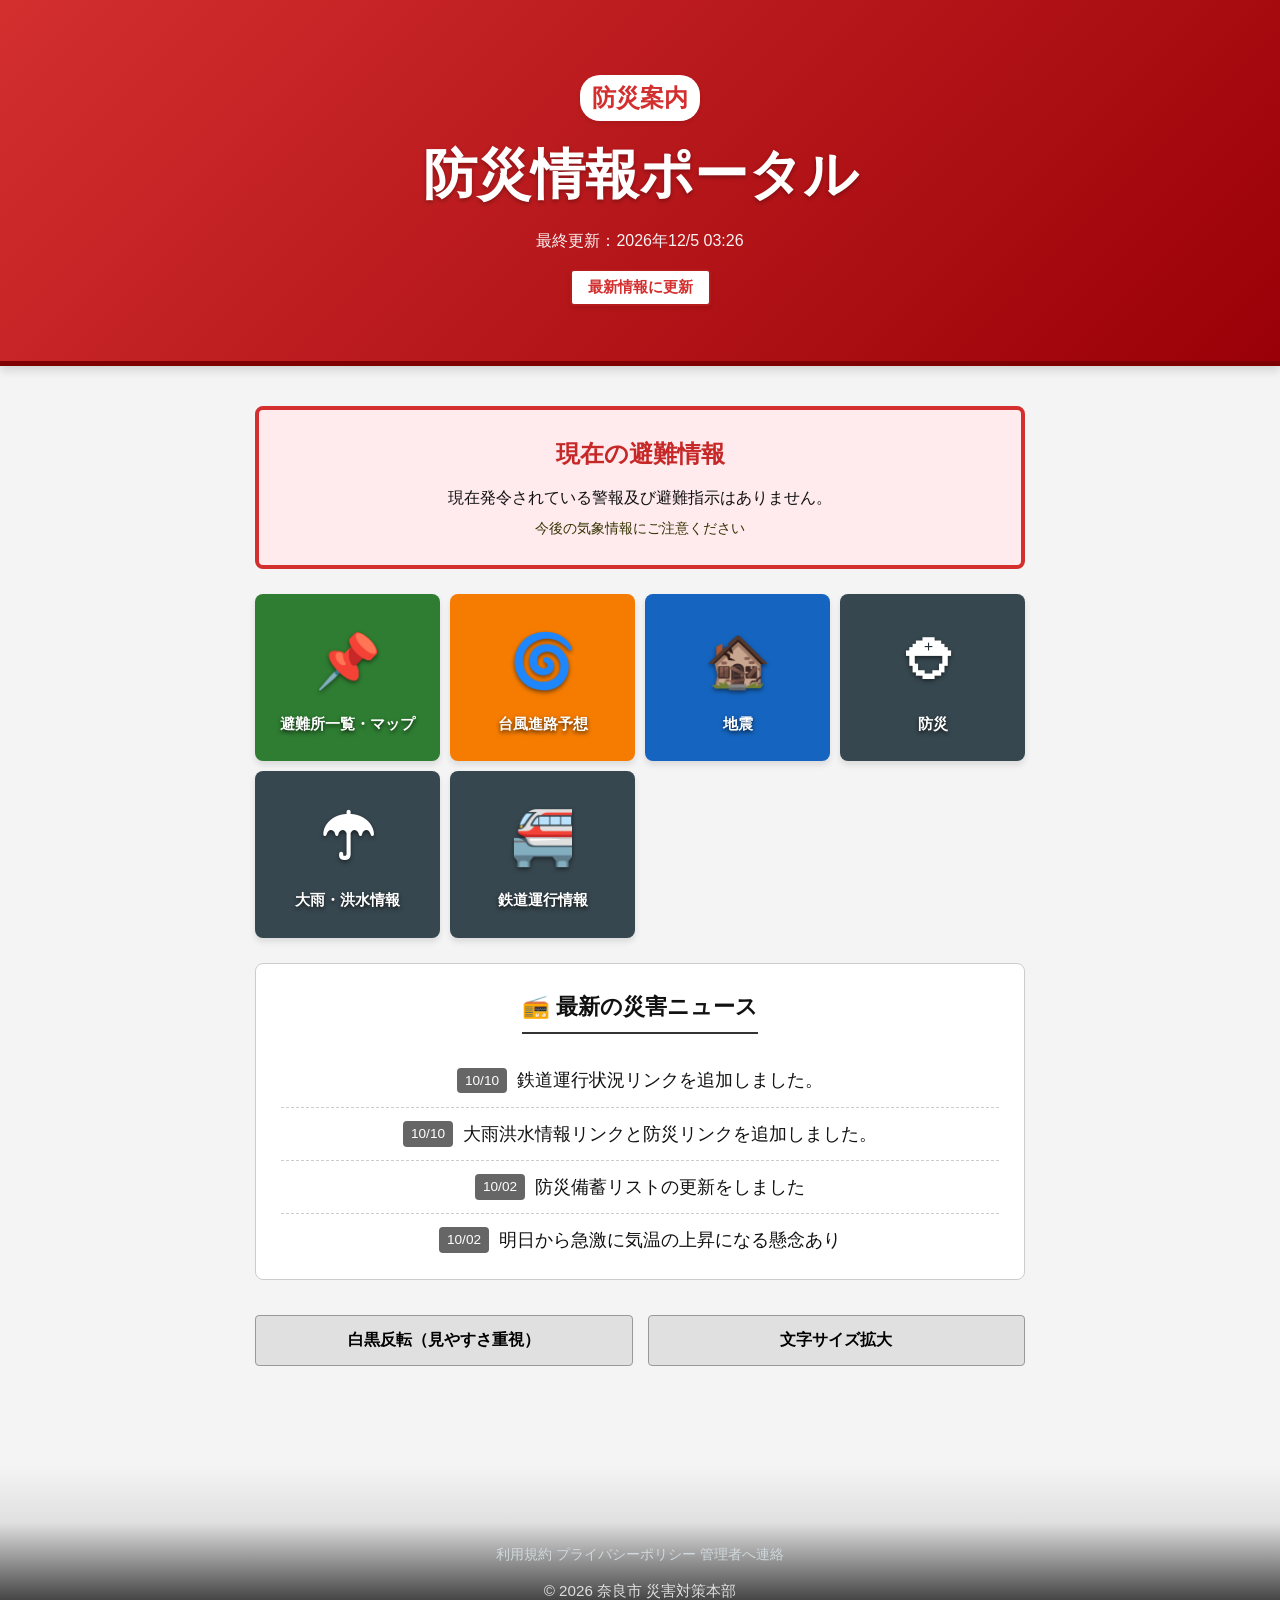
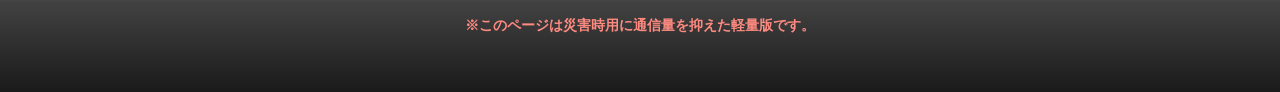
<file: index.html>
<!DOCTYPE html>
<html lang="ja">
<head>
    <meta charset="UTF-8">
    <meta name="viewport" content="width=device-width, initial-scale=1.0">
    <title>【緊急災害情報】ポータルサイト</title>
    <!-- 同一リポジトリ（フォルダ）内のCSSと確実に連携 -->
    <link rel="stylesheet" href="./style.css">
    <style>
        .emergency-header.normal-state{
            background: linear-gradient(135deg, #1565c0 0%, #0d47a1 100%);
            border-bottom: 5px solid #0a2472;
        }
.emergency-header.normal-state.header .header-badge{
    color: #1565c0;
}
.critical-alert.nomal-state{
    background-color: #e8f5e9;
    border:3px solid #2e7d32;
}
.critical-alert.nomal-state h2{
    color: #1b5e20;
}
</style>
</head>
<body>
    <!-- 通常バージョン-->
    <header class="emergency-header nomal-state">
        <div class="container header-content">
            <span class="header-badge">防災案内</span>

<h1 class="alert-title">防災情報ポータル</h1>
<p id="update-time" class="update-time">最終更新：2026年10月6日 18:00</p>
<div class="update-area">
    <button type="button" class="refresh-button" onclick="location.reload()">最新情報に更新</button>
</div>
</div>
</header>


 
    <main class="container">
        <!-- 最重要ニュースnomalver（赤枠） -->
        <section class="critical-alert" class="critical-alert nomal-state">
            <h2 id="alert-heading">現在の避難情報</h2>
            <p id="alert-text">現在発令されている警報及び避難指示はありません。</p>
        <p id="alert-subtext" style="margin-top: 6px; font-size: 0.9rem; color: #330;">
            今後の気象情報にご注意ください
            </p>
        </section>

        <!-- メインナビゲーション（ホバーアニメーション付きボタン） -->
        <section class="nav-grid fade-in">
            <a href="#evacuation.html" class="nav-card btn-evac" style="--bg-img: url('images/evac: .jpg;');">
                <span class="icon">📌</span>
                <span class="label">避難所一覧・マップ</span>
            </a>
            <a href="#lifeline.html" class="nav-card btn-life" style="--bg-img: url('images/lifeline: .jpg;');">
                <span class="icon">🌀</span>
                <span class="label">台風進路予想<br></span>
            </a>
            <a href="#contact.html" class="nav-card btn-contact" style="--bg-img: url('images/contact: jpg;')">
                <span class="icon">🏚️</span>
                <span class="label">地震</span>
            </a>
            <a href="#traffic.html" class="nav-card btn-traffic" style="--bg-img: url('images/traffic: .jpg;')">
                <span class="icon">⛑</span>
                <span class="label">防災</span>
            </a>
            <a href="traffic.html" class="nav-card btn-traffic" style="--bg-img: url('images/traffic:.jpg;')">
                <span class="icon">☂</span>
                <span class="label">大雨・洪水情報</span>
                </a>
            <!-- 鉄道運行状況ボタン -->
  <a href="train.html" class="nav-card btn-traffic" style="--bg-img: url('images/traffic:.jpg;')">
                <span class="icon">🚝</span>
                <span class="label">鉄道運行情報</span>
                </a>
        </section>

        <!-- ラジオ・ニュース配信センター寄せ） -->
        <section class="info-section fade-in">
            <h2>📻 最新の災害ニュース</h2>
            <ul class="news-list">
                <li><span class="time">10/10</span> 鉄道運行状況リンクを追加しました。</li>
                <li><span class="time">10/10</span> 大雨洪水情報リンクと防災リンクを追加しました。</li>
                <li><span class="time">10/02</span> 防災備蓄リストの更新をしました</li>
                <li><span class="time">10/02</span> 明日から急激に気温の上昇になる懸念あり</li>
                 <li><span class="time">10/01</span> 南海トラフに関する情報が更新されました。</li>
                 <li><span class="time">09/25</span> 防災訓練手順のリメイクを公開しました</li>
            </ul>
        </section>

        <!-- 軽量化・文字表示切り替え機能 -->
        <section class="accessibility-tools fade-in">
            <button id="toggle-contrast" class="tool-btn">白黒反転（見やすさ重視）</button>
            <button id="text-scale" class="tool-btn">文字サイズ拡大</button>
        </section>
    </main>

    <!-- 強化版：緊急フッター（シームレスグラデーション仕様） -->
    <footer class="emergency-footer">
        <div class="container footer-content">
            <div class="footer-links">
                <a href="#terms">利用規約</a> 
                <a href="#privacy">プライバシーポリシー</a> 
                <a href="#contact-admin">管理者へ連絡</a>
            </div>
            <p class="footer-copyright">&copy; 2026 奈良市 災害対策本部</p>
            <p class="footer-note">※このページは災害時用に通信量を抑えた軽量版です。</p>
        </div>
    </footer>

    <!-- 同一リポジトリ（フォルダ）内のJavaScriptと確実に連携 -->
    <script src="./script.js"></script>
</body>
<script>
  // 1. 日時を更新するメイン関数
  function updateToCurrentDate() {
    const now = new Date();
    const year = now.getFullYear();
    const month = now.getMonth() + 1;
    const date = now.getDate();
    const hours = String(now.getHours()).padStart(2, '0');
    const minutes = String(now.getMinutes()).padStart(2, '0');

    // IDが 'update-time' の要素を書き換え
    const target = document.getElementById('update-time');
    if (target) {
      target.textContent = `最終更新：${year}年${month}/${date} ${hours}:${minutes}`;
    }

    // 画面切り替え処理を実行
    checkWeatherData();
  }

  // 2. 状態に応じた画面切り替え関数（変数名を emergencyHeader に変更）
  function checkWeatherData() {
    const isWarning = false; // テスト用フラグ

    // 変数名を重複しない名称に変更
    const emergencyHeader = document.querySelector('.emergency-header');
    
    if (emergencyHeader) {
      if (isWarning) {
        emergencyHeader.classList.add('is-alert');
      } else {
        emergencyHeader.classList.remove('is-alert');
      }
    }
  }

  // 3. 初期実行 ＆ タイマー設定
  window.addEventListener('DOMContentLoaded', () => {
    updateToCurrentDate();

    // 5分（300,000ミリ秒）ごとに自動実行
    const CHECK_INTERVAL = 5 * 60 * 1000;
    setInterval(updateToCurrentDate, CHECK_INTERVAL);
  });
</script>

</html>
</file>
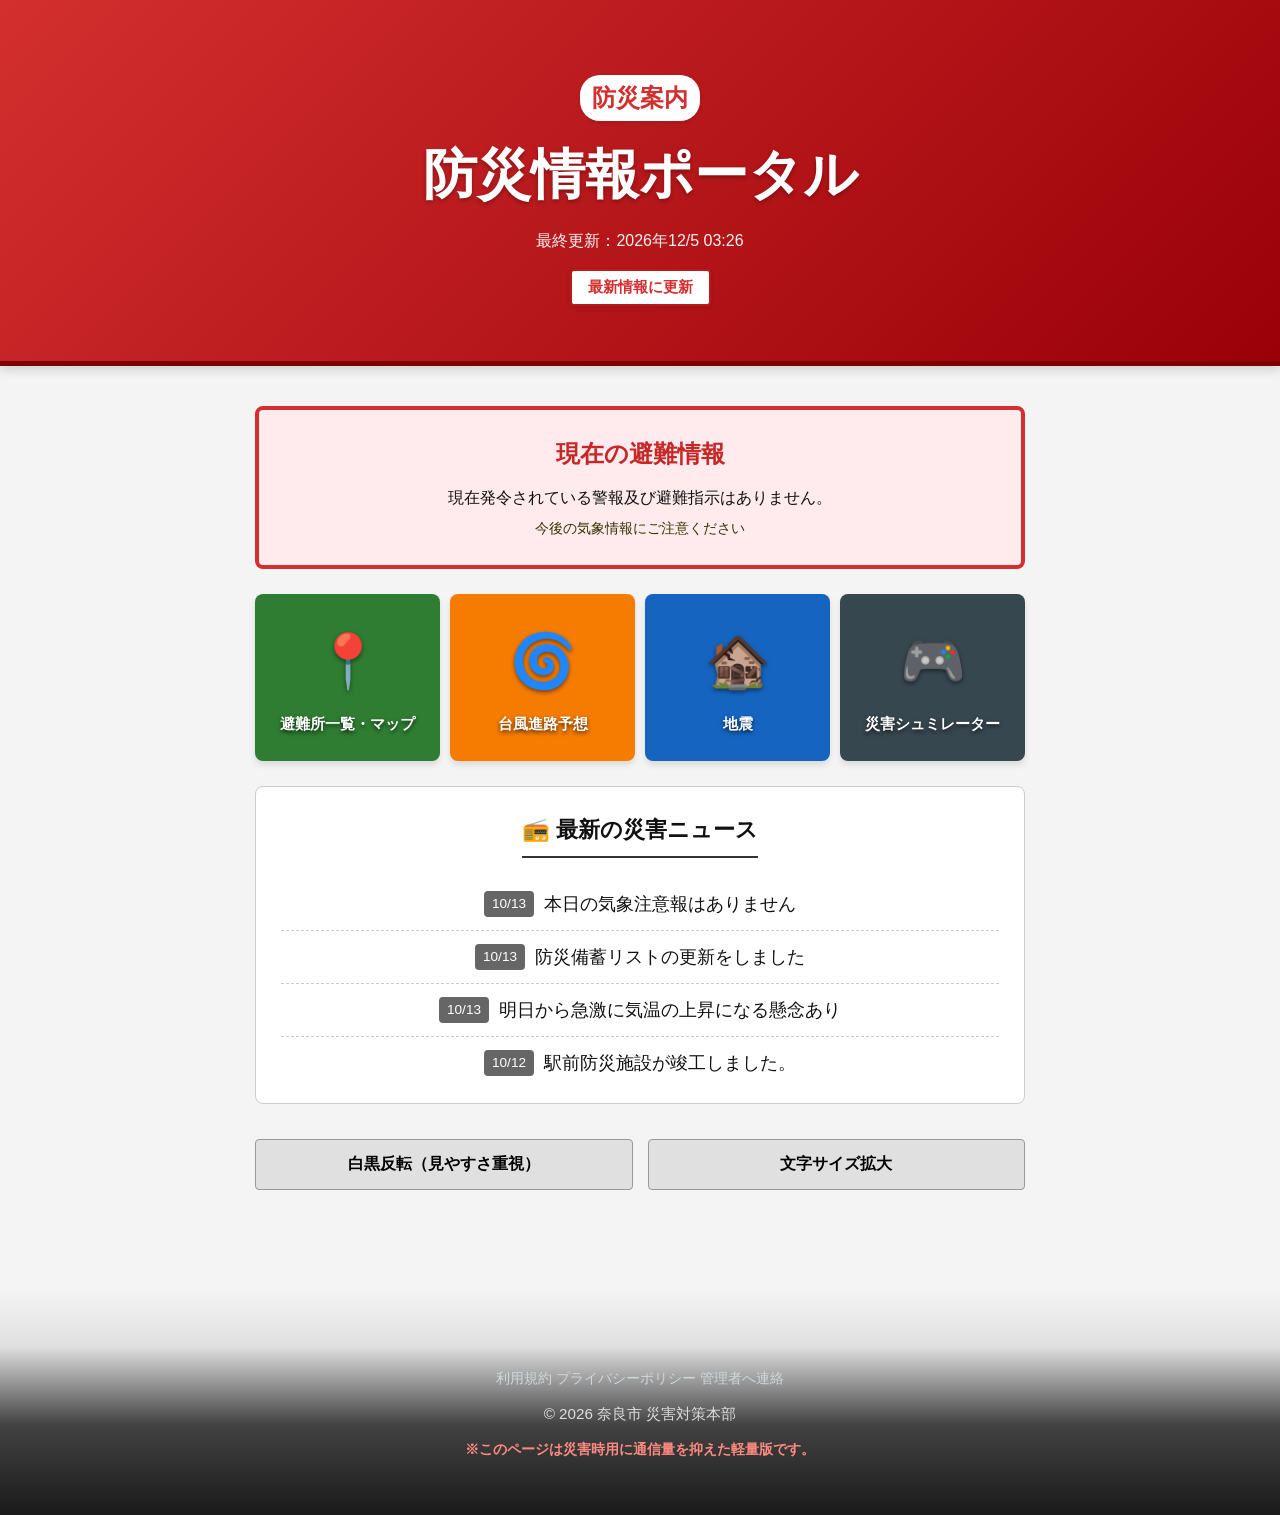
<file: saigi top/index.html>
<!DOCTYPE html>
<html lang="ja">
<head>
    <meta charset="UTF-8">
    <meta name="viewport" content="width=device-width, initial-scale=1.0">
    <title>【緊急災害情報】ポータルサイト</title>
    <!-- 同一リポジトリ（フォルダ）内のCSSと確実に連携 -->
    <link rel="stylesheet" href="./style.css">
    <style>
        .emergency-header.normal-state{
            background: linear-gradient(135deg, #1565c0 0%, #0d47a1 100%);
            border-bottom: 5px solid #0a2472;
        }
.emergency-header.normal-state.header .header-badge{
    color: #1565c0;
}
.critical-alert.nomal-state{
    background-color: #e8f5e9;
    border:3px solid #2e7d32;
}
.critical-alert.nomal-state h2{
    color: #1b5e20;
}
</style>
</head>
<body>
    <!-- 通常バージョン-->
    <header class="emergency-header nomal-state">
        <div class="container header-content">
            <span class="header-badge">防災案内</span>

<h1 class="alert-title">防災情報ポータル</h1>
<p id="update-time" class="update-time">最終更新：2026年10月6日 18:00</p>
<div class="update-area">
    <button type="button" class="refresh-button" onclick="location.reload()">最新情報に更新</button>
</div>
</div>
</header>


 
    <main class="container">
        <!-- 最重要ニュースnomalver（赤枠） -->
        <section class="critical-alert" class="critical-alert nomal-state">
            <h2 id="alert-heading">現在の避難情報</h2>
            <p id="alert-text">現在発令されている警報及び避難指示はありません。</p>
        <p id="alert-subtext" style="margin-top: 6px; font-size: 0.9rem; color: #330;">
            今後の気象情報にご注意ください
            </p>
        </section>

        <!-- メインナビゲーション（ホバーアニメーション付きボタン） -->
        <section class="nav-grid fade-in">
            <a href="#evacuation.html" class="nav-card btn-evac" style="--bg-img: url('images/evac: .jpg;');">
                <span class="icon">📍</span>
                <span class="label">避難所一覧・マップ</span>
            </a>
            <a href="#lifeline.html" class="nav-card btn-life" style="--bg-img: url('images/lifeline: .jpg;');">
                <span class="icon">🌀</span>
                <span class="label">台風進路予想<br></span>
            </a>
            <a href="#contact.html" class="nav-card btn-contact" style="--bg-img: url('https://www.silhouette-illust.com/wp-content/uploads/2017/05/building_earthquake_29882-600x600.jpg;')">
                <span class="icon">🏚️</span>
                <span class="label">地震</span>
            </a>
            <a href="#traffic.html" class="nav-card btn-traffic" style="--bg-img: url('images/traffic: .jpg;')">
                <span class="icon">🎮</span>
                <span class="label">災害シュミレーター</span>
            </a>
        </section>

        <!-- ラジオ・ニュース配信（センター寄せ） -->
        <section class="info-section fade-in">
            <h2>📻 最新の災害ニュース</h2>
            <ul class="news-list">
                <li><span class="time">10/13</span> 本日の気象注意報はありません</li>
                <li><span class="time">10/13</span> 防災備蓄リストの更新をしました</li>
                <li><span class="time">10/13</span> 明日から急激に気温の上昇になる懸念あり</li>
                 <li><span class="time">10/12</span> 駅前防災施設が竣工しました。</li>
                 <li><span class="time">10/05</span> 防災訓練手順のリメイクを公開しました</li>
            </ul>
        </section>

        <!-- 軽量化・文字表示切り替え機能 -->
        <section class="accessibility-tools fade-in">
            <button id="toggle-contrast" class="tool-btn">白黒反転（見やすさ重視）</button>
            <button id="text-scale" class="tool-btn">文字サイズ拡大</button>
        </section>
    </main>

    <!-- 強化版：緊急フッター（シームレスグラデーション仕様） -->
    <footer class="emergency-footer">
        <div class="container footer-content">
            <div class="footer-links">
                <a href="#terms">利用規約</a> 
                <a href="#privacy">プライバシーポリシー</a> 
                <a href="#contact-admin">管理者へ連絡</a>
            </div>
            <p class="footer-copyright">&copy; 2026 奈良市 災害対策本部</p>
            <p class="footer-note">※このページは災害時用に通信量を抑えた軽量版です。</p>
        </div>
    </footer>

    <!-- 同一リポジトリ（フォルダ）内のJavaScriptと確実に連携 -->
    <script src="./script.js"></script>
</body>
<script>
  function updateToCurrentDate() {
    const now = new Date();
    const year = now.getFullYear();
    const month = now.getMonth() + 1;
    const date = now.getDate();
    const hours = String(now.getHours()).padStart(2, '0');
    const minutes = String(now.getMinutes()).padStart(2, '0');

    document.getElementById('update-time').textContent = `最終更新：${year}年${month}/${date} ${hours}:${minutes}`;
  }

  // ★ ページ読み込み完了時にも自動で今日の日時に設定
  window.addEventListener('DOMContentLoaded', updateToCurrentDate);
</script>
</html>
</file>
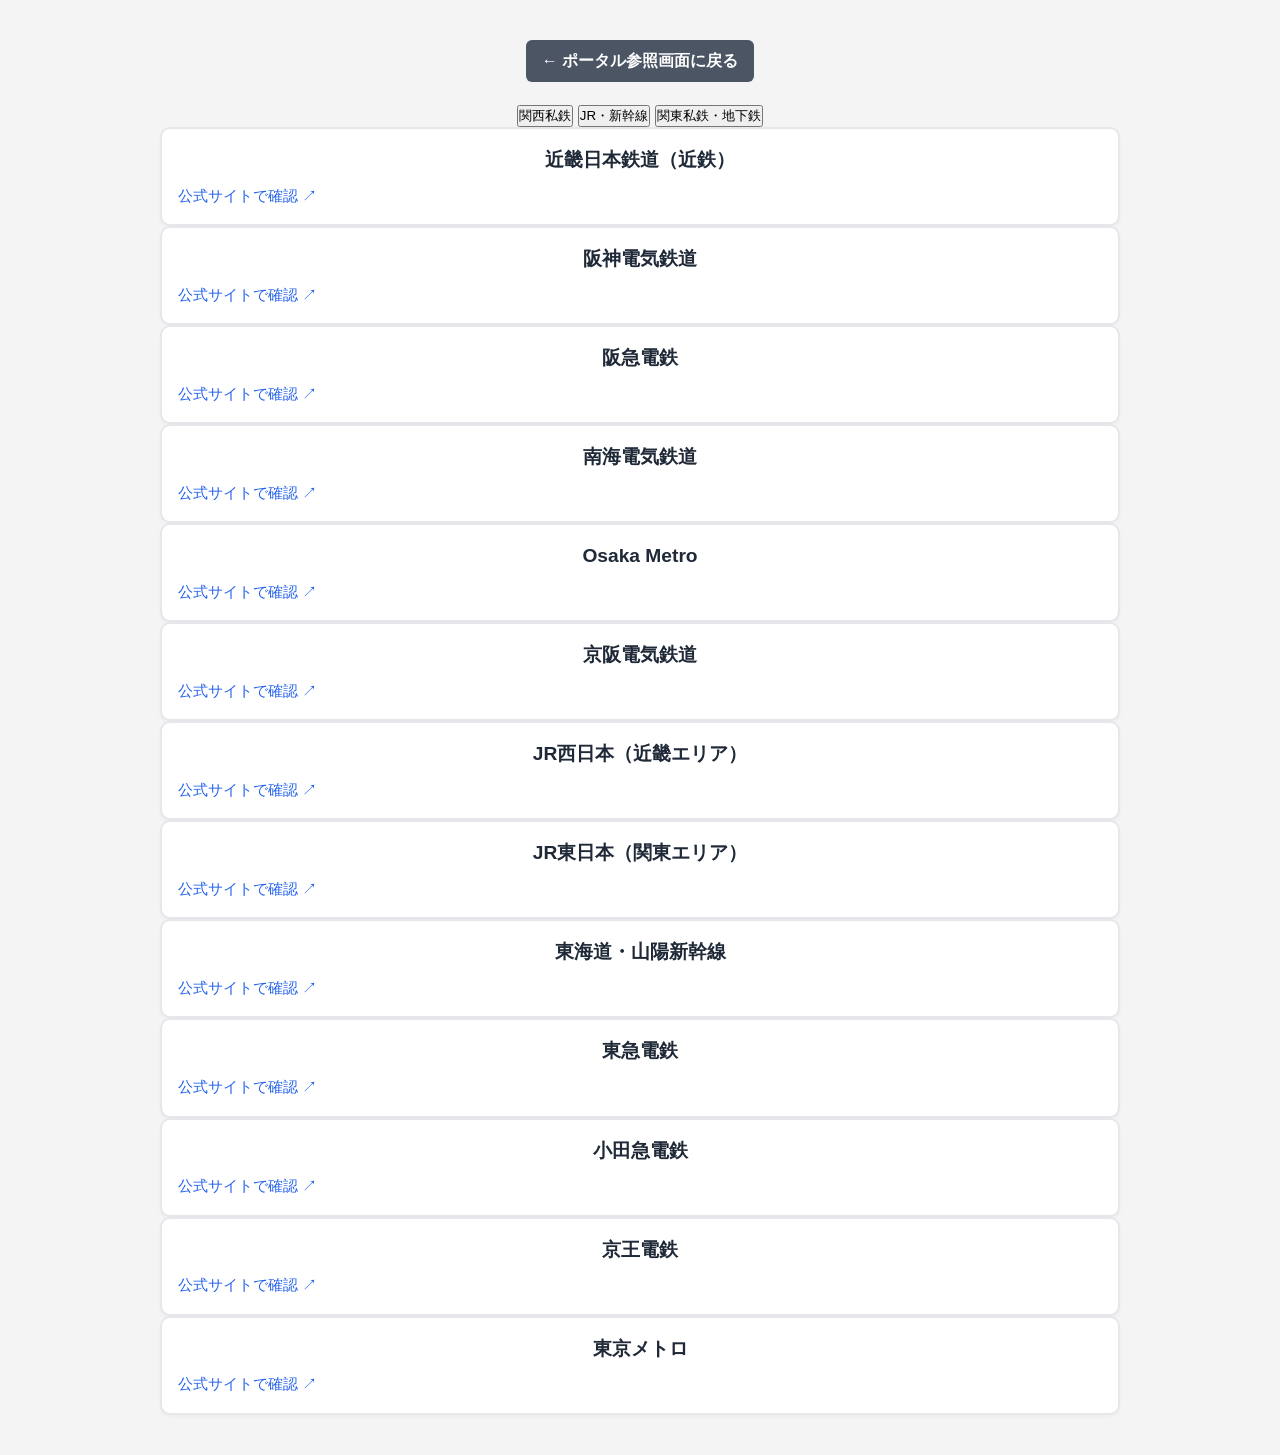
<file: train.html>
<!DOCTYPE html>
<html lang="ja">
<head>
  <meta charset="UTF-8">
  <meta name="viewport" content="width=device-width, initial-scale=1.0">
  <title>鉄道運行状況 - 防災情報ポータル</title>
  <link rel="stylesheet" href="style.css">
  <style>
    /* 鉄道運行状況ページ専用の追加CSS */
    .train-page-container {
      max-width: 1000px;
      margin: 40px auto;
      padding: 0 20px;
    }
    .back-btn {
      display: inline-block;
      margin-bottom: 20px;
      padding: 8px 16px;
      background-color: #4b5563;
      color: #ffffff;
      text-decoration: none;
      border-radius: 6px;
      font-weight: bold;
    }
    .back-btn:hover {
      background-color: #374151;
    }

/* 外部リンク用カードボタン */
    .company-link-card {
      display: flex;
      flex-direction: column;
      justify-content: space-between;
      padding: 16px;
      background-color: #ffffff;
      border: 2px solid #e5e7eb;
      border-radius: 10px;
      text-decoration: none;
      color: #1f2937;
      transition: all 0.2s ease;
      box-shadow: 0 2px 4px rgba(0,0,0,0.03);
    }

    .company-link-card:hover
    {
      border-color:#2563eb ;
      transform: translateY(-2px);
      box-shadow: 0 4px 8px rgba(34,98,235,0.14) ;
    }


    .company-name
    {
      font-size: 1.2rem;
      font-weight: bold;
      margin-bottom: 8px;
    }

    .link-caption
    {
      font-size: 0.95rem;
      color: #2563eb;
      display: flex;
      align-items: center;
      gap: 4px;
    }
  </style>
</head>
<body>

  <div class="train-page-container">
    <!-- トップに戻るボタン -->
    <a href="index.html" class="back-btn">← ポータル参照画面に戻る</a>

 <!-- ① 地域カテゴリー切替タブ -->
      <div class="company-tabs">
        <button type="button" class="tab-btn active" data-target="kansai">関西私鉄</button>
        <button type="button" class="tab-btn" data-target="jr">JR・新幹線</button>
        <button type="button" class="tab-btn" data-target="kanto">関東私鉄・地下鉄</button>
      </div>

      <!-- ② 各地域ごとの公式リンクボタン一覧 -->

      <!-- 【関西私鉄】 -->
      <div id="group-kansai" class="railway-group active">
        <div class="company-link-grid">
          <a href="https://www.kintetsu.jp/unkou/unkou.html" target="_blank" rel="noopener noreferrer" class="company-link-card">
            <span class="company-name">近畿日本鉄道（近鉄）</span>
            <span class="link-caption">公式サイトで確認 ↗</span>
          </a>
          <a href="https://www.hanshin.co.jp/" target="_blank" rel="noopener noreferrer" class="company-link-card">
            <span class="company-name">阪神電気鉄道</span>
            <span class="link-caption">公式サイトで確認 ↗</span>
          </a>
          <a href="https://www.hankyu.co.jp/railinfo/" target="_blank" rel="noopener noreferrer" class="company-link-card">
            <span class="company-name">阪急電鉄</span>
            <span class="link-caption">公式サイトで確認 ↗</span>
          </a>
          <a href="https://www.nankai.co.jp/railinfo/" target="_blank" rel="noopener noreferrer" class="company-link-card">
            <span class="company-name">南海電気鉄道</span>
            <span class="link-caption">公式サイトで確認 ↗</span>
          </a>
          <a href="https://subway.osakametro.co.jp/subway_status.subway_status" target="_blank" rel="noopener noreferrer" class="company-link-card">
            <span class="company-name">Osaka Metro</span>
            <span class="link-caption">公式サイトで確認 ↗</span>
          </a>
          <a href="https://www.keihan.co.jp/traffic/traintraffic/" target="_blank" rel="noopener noreferrer" class="company-link-card">
            <span class="company-name">京阪電気鉄道</span>
            <span class="link-caption">公式サイトで確認 ↗</span>
          </a>
        </div>
      </div>

      <!-- 【JR・新幹線】 -->
      <div id="group-jr" class="railway-group">
        <div class="company-link-grid">
          <a href="https://trafficinfo.westjr.co.jp/kinki.html" target="_blank" rel="noopener noreferrer" class="company-link-card">
            <span class="company-name">JR西日本（近畿エリア）</span>
            <span class="link-caption">公式サイトで確認 ↗</span>
          </a>
          <a href="https://traininfo.jreast.co.jp/train_info/kanto.aspx" target="_blank" rel="noopener noreferrer" class="company-link-card">
            <span class="company-name">JR東日本（関東エリア）</span>
            <span class="link-caption">公式サイトで確認 ↗</span>
          </a>
          <a href="https://traininfo.jr-central.co.jp/shinkansen/pc/ja/index.html" target="_blank" rel="noopener noreferrer" class="company-link-card">
            <span class="company-name">東海道・山陽新幹線</span>
            <span class="link-caption">公式サイトで確認 ↗</span>
          </a>
        </div>
      </div>

      <!-- 【関東私鉄・地下鉄】 -->
      <div id="group-kanto" class="railway-group">
        <div class="company-link-grid">
          <a href="https://www.tokyu.co.jp/unko/" target="_blank" rel="noopener noreferrer" class="company-link-card">
            <span class="company-name">東急電鉄</span>
            <span class="link-caption">公式サイトで確認 ↗</span>
          </a>
          <a href="https://www.odakyu.jp/cgi-bin/user/emg/unko.cgi" target="_blank" rel="noopener noreferrer" class="company-link-card">
            <span class="company-name">小田急電鉄</span>
            <span class="link-caption">公式サイトで確認 ↗</span>
          </a>
          <a href="https://www.keio.co.jp/unkou/" target="_blank" rel="noopener noreferrer" class="company-link-card">
            <span class="company-name">京王電鉄</span>
            <span class="link-caption">公式サイトで確認 ↗</span>
          </a>
          <a href="https://www.tokyometro.jp/unkou/index.html" target="_blank" rel="noopener noreferrer" class="company-link-card">
            <span class="company-name">東京メトロ</span>
            <span class="link-caption">公式サイトで確認 ↗</span>
          </a>
        </div>
      </div>

    </section>
  </div>
    </section>
  </div>

  <script src="script.js"></script>
</body>
</html>
</file>
<file: style.css>
/* 基本設定（モバイルファースト・軽量化のためシンプルに） */
* {
    box-sizing: border-box;
    margin: 0;
    padding: 0;
}

body {
    font-family: -apple-system, BlinkMacSystemFont, "Segoe UI", Roboto, "Helvetica Neue", Arial, "Noto Sans JP", sans-serif;
    line-height: 1.6;
    color: #111;
    background-color: #f4f4f4; /* メイン背景色 */
    padding-bottom: 0;
    text-align: center; /* ほとんどのテキストをセンター寄りに */
}

.container {
    width: 100%;
    max-width: 800px;
    margin: 0 auto;
    padding: 15px;
}

/* 緊急ヘッダー（鮮やかな赤からシームレスへ溶け込むグラデーション） */
.emergency-header {
    background: linear-gradient(135deg, #d32f2f 0%, #9a0007 100%);
    color: #fff;
    padding: 60px 0 40px 0;

    border-bottom: 5px solid #7f0000;
    box-shadow: 0 4px 10px rgba(0, 0, 0, 0.15);
}

.header-content {
    display: flex;
    flex-direction: column;
    align-items: center;
    gap: 10px;
}

.header-badge {
    background-color: #fff;
    color: #d32f2f;
    padding: 4px 12px;
    font-weight: bold;
    border-radius: 20px;
    font-size: 1.5rem;
    box-shadow: 0 2px 4px rgba(0, 0, 0, 0.1);
}

.alert-title {
    font-size: 3.4rem;
    font-weight: bold;
    text-shadow: 0 2px 4px rgba(0, 0, 0, 0.3);
}

.update-time {
    font-size: 1rem;
    opacity: 0.95;
}

/* 最重要ニュース（赤枠） */
.critical-alert {
    background-color: #ffebee;
    border: 4px solid #d32f2f;
    border-radius: 8px;
    padding: 25px;
    margin: 25px 0;
}

.critical-alert h2 {
    color: #c62828;
    font-size: 1.5rem;
    margin-bottom: 12px;
}

.alert-text {
    font-size: 1.25rem;
    font-weight: bold;
}

/* ナビゲーションボタン */
.nav-grid {
    display: grid;
    grid-template-columns: repeat(auto-fit, minmax(180px, 1fr));
    gap: 10px;
    margin: 25px 0;
}

.nav-card {
    display: flex;
    flex-direction: column;
    align-items: center;
    justify-content: center;
    padding: 25px 15px;
    text-decoration: none;
    color: #fff;
    border-radius: 8px;
    font-weight: bold;
    text-align: center;
    box-shadow: 0 4px 6px rgba(0,0,0,0.1);
    min-height: 130px;
    transition: transform 0.3s cubic-bezier(0.25, 0.8, 0.25, 1), box-shadow 0.3s ease;
    position: relative;
    overflow: hidden;
    /*画像とグラデーション設定*/
    background-size: cover;
    background-position: center;
    background-repeat: norepeat;
}

.nav-card .icon {
    font-size: 3.3rem;
    margin-bottom: 8px;
    transition: transform 0.3s ease;
    display: inline-block;
    text-shadow: 0 2px 4px rgba(0, 0, 0, 0.5);
    position:relative;
    z-index: 1 ;
}

/* ボタンの文字テキストの大きめサイズ（見やすさ調整） */
.nav-card .label {
    font-size: 0.95rem;
    word-break: keep-all;
    overflow-wrap: break-word;
    text-shadow: 0 2px 4px rgba(0, 0, 0, 0.7);
    position: relative;
    z-index: 1;
}
.btn-evac{
    /*緑*/
    background-image: linear-gradient(160deg,rgba(0,0,0,0.2) 0%, rgbba(47,125,48.5,0.95)85%),var(--bg-img);
}
.btn-life{
    /*橙*/
    background-image: linear-gradient(160deg,rgba(0,0,0,0.2) 0%, rgbba(245,124,0,0.95)85%),var(--bg-img);
}
.btn-contact{
    /*青*/
    background-image: linear-gradient(160deg,rgba(0,0,0,0.2) 0%, rgbba(22,101,192,0.95)85%),var(--bg-img);
}
.btn-traffic{
    /*濃灰*/
    background-image: linear-gradient(160deg,rgba(0,0,0,0.2) 0%, rgbba(59,70.5,60,0.95)85%),var(--bg-img);
}
/* カーソルを合わせたとき（ホバー時）のアニメーション（浮き上がる動き） */
@media (hover: hover) {
    .nav-card:hover {
        transform: translateY(-5px) scale(1.03);
        box-shadow: 0 8px 15px rgba(0,0,0,0.2);
    }

    .nav-card:hover .icon {
        transform: translateY(-5px) scale(1.1);
    }
}

/* スマホ等でタップした瞬間のフィードバック */
.nav-card:active {
    transform: scale(0.98);
    box-shadow: 0 2px 4px rgba(0,0,0,0.1);
}

/* ボタンの色分け（直感的な識別） */
.btn-evac { background-color: #2e7d32; }     /* 緑：避難 */
.btn-life { background-color: #f57c00; }     /* 橙：インフラ */
.btn-contact { background-color: #1565c0; }  /* 青：連絡 */
.btn-traffic { background-color: #37474f; }  /* 濃灰：交通 */

/* 文字ニュースセクション（センター寄せ仕様） */
.info-section {
    background-color: #fff;
    border-radius: 8px;
    padding: 25px;
    margin: 25px 0;
    border: 1px solid #ccc;
    text-align: center;
}

.info-section h2 {
    font-size: 1.4rem;
    border-bottom: 2px solid #333;
    padding-bottom: 8px;
    margin-bottom: 20px;
    display: inline-block;
}

.news-list {
    list-style: none;
    max-height: 200px;
    overflow-y:auto;
    scrollbar-width: thin;                  /* 細いスクロールバー */
    scrollbar-color: #ccc transparent;
}

.news-list li {
    padding: 12px 0;
    border-bottom: 1px dashed #ccc;
    font-size: 1.1rem;
    display: flex;
    justify-content: center;
    align-items: center;
    gap: 10px;
}

.news-list .time {
    background-color: #666;
    color: #fff;
    padding: 2px 8px;
    border-radius: 4px;
    font-size: 0.85rem;
    flex-shrink: 0;
}

/* アクセシビリティツール */
.accessibility-tools {
    display: flex;
    gap: 15px;
    margin: 35px 0;
}

.tool-btn {
    flex: 1;
    padding: 14px;
    font-size: 1rem;
    background-color: #e0e0e0;
    border: 1px solid #999;
    border-radius: 4px;
    cursor: pointer;
    font-weight: bold;
    transition: background-color 0.2s;
}

.tool-btn:hover {
    background-color: #d5d5d5;
}

/* 緊急フッター（ボディ背景 #f4f4f4 からシームレスに黒へ溶け込むグラデーション） */
.emergency-footer {
    background: linear-gradient(180deg, #f4f4f4 0%, #e0e0e0 25%, #424242 60%, #1a1a1a 100%);
    padding: 60px 0 40px 0; 
    margin-top: 50px;
}

.footer-content {
    display: flex;
    flex-direction: column;
    align-items: center;
    gap: 12px;
}

.footer-links a {
    color: #cfd8dc;
    text-decoration: none;
    font-size: 0.9rem;
    transition: color 0.2s;
}

.footer-links a:hover {
    color: #fff;
    text-decoration: underline;
}

.footer-copyright {
    color: #fff;
    font-size: 0.95rem;
    opacity: 0.8;
}

.footer-note {
    color: #ff8a80; 
    font-size: 0.85rem;
    font-weight: bold;
}

/* 試験で鉄道運行状況カード（Tealカラー） */
.card-teal {
    background-color: #0d9488;
    color: #ffffff;
}

.card-teal:hover {
    background-color: #0f766e;
}

/* スクロールアニメーション用の設定（下から浮き上がる） */
.fade-in {
    opacity: 0;
    transform: translateY(30px);
    transition: opacity 0.8s ease-out, transform 0.8s ease-out;
}

.fade-in.is-visible {
    opacity: 1;
    transform: translateY(0);
}

/* 手動更新ボタンのデザイン */
.update-area {
    display: flex;
    flex-direction: column;
    align-items: center;
    gap: 8px;
    margin-top: 5px;
}

.refresh-button {
    background-color: #fff;
    color: #d32f2f;
    border: 2px solid #b71c1c;
    padding: 6px 16px;
    font-size: 0.95rem;
    font-weight: bold;
    border-radius: 4px;
    cursor: pointer;
    box-shadow: 0 2px 4px rgba(0,0,0,0.1);
    transition: background-color 0.2s, transform 0.1s;
}

@media (hover: hover) {
    .refresh-button:hover {
        background-color: #ffebee;
        transform: scale(1.03);
    }
}

.refresh-button:active {
    transform: scale(0.98);
}

body.high-contrast .refresh-button {
    background-color: #000 !important;
    color: #fff !important;
    border: 2px solid #fff !important;
}

/* 高コントラストモード */
body.high-contrast {
    background-color: #000 !important;
    color: #fff !important;
}
body.high-contrast .info-section,
body.high-contrast .critical-alert {
    background-color: #000 !important;
    border: 3px solid #fff !important;
    color: #fff !important;
}
body.high-contrast .nav-card {
    background-color: #222 !important;
    border: 2px solid #fff !important;
}
body.high-contrast h2,
body.high-contrast .critical-alert h2,
body.high-contrast .info-section h2 {
    color: #fff !important;
    border-bottom-color: #fff !important;
}
body.high-contrast .emergency-header,
body.high-contrast .emergency-footer {
    background: #000 !important;
    border-top: 3px solid #fff !important;
}

/* 文字拡大モード */
body.large-text {
    font-size: 1.3rem;
}
body.large-text .alert-title { font-size: 2.4rem; }
body.large-text .critical-alert h2 { font-size: 1.9rem; }
body.large-text .alert-text { font-size: 1.6rem; }
body.large-text .nav-card .label { font-size: 1.3rem; }

/*警報発令時スタイル*/
.emergency-header.is-alert {
background-color: #c00000 !important;
border-bottom: 5px solid #8c1010;

}
</file>
<file: saigi top/style.css>
/* 基本設定（モバイルファースト・軽量化のためシンプルに） */
* {
    box-sizing: border-box;
    margin: 0;
    padding: 0;
}

body {
    font-family: -apple-system, BlinkMacSystemFont, "Segoe UI", Roboto, "Helvetica Neue", Arial, "Noto Sans JP", sans-serif;
    line-height: 1.6;
    color: #111;
    background-color: #f4f4f4; /* メイン背景色 */
    padding-bottom: 0;
    text-align: center; /* ほとんどのテキストをセンター寄りに */
}

.container {
    width: 100%;
    max-width: 800px;
    margin: 0 auto;
    padding: 15px;
}

/* 緊急ヘッダー（鮮やかな赤からシームレスへ溶け込むグラデーション） */
.emergency-header {
    background: linear-gradient(135deg, #d32f2f 0%, #9a0007 100%);
    color: #fff;
    padding: 60px 0 40px 0;

    border-bottom: 5px solid #7f0000;
    box-shadow: 0 4px 10px rgba(0, 0, 0, 0.15);
}

.header-content {
    display: flex;
    flex-direction: column;
    align-items: center;
    gap: 10px;
}

.header-badge {
    background-color: #fff;
    color: #d32f2f;
    padding: 4px 12px;
    font-weight: bold;
    border-radius: 20px;
    font-size: 1.5rem;
    box-shadow: 0 2px 4px rgba(0, 0, 0, 0.1);
}

.alert-title {
    font-size: 3.4rem;
    font-weight: bold;
    text-shadow: 0 2px 4px rgba(0, 0, 0, 0.3);
}

.update-time {
    font-size: 1rem;
    opacity: 0.95;
}

/* 最重要ニュース（赤枠） */
.critical-alert {
    background-color: #ffebee;
    border: 4px solid #d32f2f;
    border-radius: 8px;
    padding: 25px;
    margin: 25px 0;
}

.critical-alert h2 {
    color: #c62828;
    font-size: 1.5rem;
    margin-bottom: 12px;
}

.alert-text {
    font-size: 1.25rem;
    font-weight: bold;
}

/* ナビゲーションボタン */
.nav-grid {
    display: grid;
    grid-template-columns: repeat(auto-fit, minmax(180px, 1fr));
    gap: 10px;
    margin: 25px 0;
}

.nav-card {
    display: flex;
    flex-direction: column;
    align-items: center;
    justify-content: center;
    padding: 25px 15px;
    text-decoration: none;
    color: #fff;
    border-radius: 8px;
    font-weight: bold;
    text-align: center;
    box-shadow: 0 4px 6px rgba(0,0,0,0.1);
    min-height: 130px;
    transition: transform 0.3s cubic-bezier(0.25, 0.8, 0.25, 1), box-shadow 0.3s ease;
    position: relative;
    overflow: hidden;
    /*画像とグラデーション設定*/
    background-size: cover;
    background-position: center;
    background-repeat: norepeat;
}

.nav-card .icon {
    font-size: 3.3rem;
    margin-bottom: 8px;
    transition: transform 0.3s ease;
    display: inline-block;
    text-shadow: 0 2px 4px rgba(0, 0, 0, 0.5);
    position:relative;
    z-index: 1 ;
}

/* ボタンの文字テキストの大きめサイズ（見やすさ調整） */
.nav-card .label {
    font-size: 0.95rem;
    word-break: keep-all;
    overflow-wrap: break-word;
    text-shadow: 0 2px 4px rgba(0, 0, 0, 0.7);
    position: relative;
    z-index: 1;
}
.btn-evac{
    /*緑*/
    background-image: linear-gradient(160deg,rgba(0,0,0,0.2) 0%, rgbba(47,125,48.5,0.95)85%),var(--bg-img);
}
.btn-life{
    /*橙*/
    background-image: linear-gradient(160deg,rgba(0,0,0,0.2) 0%, rgbba(245,124,0,0.95)85%),var(--bg-img);
}
.btn-contact{
    /*青*/
    background-image: linear-gradient(160deg,rgba(0,0,0,0.2) 0%, rgbba(22,101,192,0.95)85%),var(--bg-img);
}
.btn-traffic{
    /*濃灰*/
    background-image: linear-gradient(160deg,rgba(0,0,0,0.2) 0%, rgbba(59,70.5,60,0.95)85%),var(--bg-img);
}
/* カーソルを合わせたとき（ホバー時）のアニメーション（浮き上がる動き） */
@media (hover: hover) {
    .nav-card:hover {
        transform: translateY(-5px) scale(1.03);
        box-shadow: 0 8px 15px rgba(0,0,0,0.2);
    }

    .nav-card:hover .icon {
        transform: translateY(-5px) scale(1.1);
    }
}

/* スマホ等でタップした瞬間のフィードバック */
.nav-card:active {
    transform: scale(0.98);
    box-shadow: 0 2px 4px rgba(0,0,0,0.1);
}

/* ボタンの色分け（直感的な識別） */
.btn-evac { background-color: #2e7d32; }     /* 緑：避難 */
.btn-life { background-color: #f57c00; }     /* 橙：インフラ */
.btn-contact { background-color: #1565c0; }  /* 青：連絡 */
.btn-traffic { background-color: #37474f; }  /* 濃灰：交通 */

/* 文字ニュースセクション（センター寄せ仕様） */
.info-section {
    background-color: #fff;
    border-radius: 8px;
    padding: 25px;
    margin: 25px 0;
    border: 1px solid #ccc;
    text-align: center;
}

.info-section h2 {
    font-size: 1.4rem;
    border-bottom: 2px solid #333;
    padding-bottom: 8px;
    margin-bottom: 20px;
    display: inline-block;
}

.news-list {
    list-style: none;
    max-height: 200px;
    overflow-y:auto;
    scrollbar-width: thin;                  /* 細いスクロールバー */
    scrollbar-color: #ccc transparent;
}

.news-list li {
    padding: 12px 0;
    border-bottom: 1px dashed #ccc;
    font-size: 1.1rem;
    display: flex;
    justify-content: center;
    align-items: center;
    gap: 10px;
}

.news-list .time {
    background-color: #666;
    color: #fff;
    padding: 2px 8px;
    border-radius: 4px;
    font-size: 0.85rem;
    flex-shrink: 0;
}

/* アクセシビリティツール */
.accessibility-tools {
    display: flex;
    gap: 15px;
    margin: 35px 0;
}

.tool-btn {
    flex: 1;
    padding: 14px;
    font-size: 1rem;
    background-color: #e0e0e0;
    border: 1px solid #999;
    border-radius: 4px;
    cursor: pointer;
    font-weight: bold;
    transition: background-color 0.2s;
}

.tool-btn:hover {
    background-color: #d5d5d5;
}

/* 緊急フッター（ボディ背景 #f4f4f4 からシームレスに黒へ溶け込むグラデーション） */
.emergency-footer {
    background: linear-gradient(180deg, #f4f4f4 0%, #e0e0e0 25%, #424242 60%, #1a1a1a 100%);
    padding: 60px 0 40px 0; 
    margin-top: 50px;
}

.footer-content {
    display: flex;
    flex-direction: column;
    align-items: center;
    gap: 12px;
}

.footer-links a {
    color: #cfd8dc;
    text-decoration: none;
    font-size: 0.9rem;
    transition: color 0.2s;
}

.footer-links a:hover {
    color: #fff;
    text-decoration: underline;
}

.footer-copyright {
    color: #fff;
    font-size: 0.95rem;
    opacity: 0.8;
}

.footer-note {
    color: #ff8a80; 
    font-size: 0.85rem;
    font-weight: bold;
}

/* スクロールアニメーション用の設定（下から浮き上がる） */
.fade-in {
    opacity: 0;
    transform: translateY(30px);
    transition: opacity 0.8s ease-out, transform 0.8s ease-out;
}

.fade-in.is-visible {
    opacity: 1;
    transform: translateY(0);
}

/* 手動更新ボタンのデザイン */
.update-area {
    display: flex;
    flex-direction: column;
    align-items: center;
    gap: 8px;
    margin-top: 5px;
}

.refresh-button {
    background-color: #fff;
    color: #d32f2f;
    border: 2px solid #b71c1c;
    padding: 6px 16px;
    font-size: 0.95rem;
    font-weight: bold;
    border-radius: 4px;
    cursor: pointer;
    box-shadow: 0 2px 4px rgba(0,0,0,0.1);
    transition: background-color 0.2s, transform 0.1s;
}

@media (hover: hover) {
    .refresh-button:hover {
        background-color: #ffebee;
        transform: scale(1.03);
    }
}

.refresh-button:active {
    transform: scale(0.98);
}

body.high-contrast .refresh-button {
    background-color: #000 !important;
    color: #fff !important;
    border: 2px solid #fff !important;
}

/* 高コントラストモード */
body.high-contrast {
    background-color: #000 !important;
    color: #fff !important;
}
body.high-contrast .info-section,
body.high-contrast .critical-alert {
    background-color: #000 !important;
    border: 3px solid #fff !important;
    color: #fff !important;
}
body.high-contrast .nav-card {
    background-color: #222 !important;
    border: 2px solid #fff !important;
}
body.high-contrast h2,
body.high-contrast .critical-alert h2,
body.high-contrast .info-section h2 {
    color: #fff !important;
    border-bottom-color: #fff !important;
}
body.high-contrast .emergency-header,
body.high-contrast .emergency-footer {
    background: #000 !important;
    border-top: 3px solid #fff !important;
}

/* 文字拡大モード */
body.large-text {
    font-size: 1.3rem;
}
body.large-text .alert-title { font-size: 2.4rem; }
body.large-text .critical-alert h2 { font-size: 1.9rem; }
body.large-text .alert-text { font-size: 1.6rem; }
body.large-text .nav-card .label { font-size: 1.3rem; }
</file>
